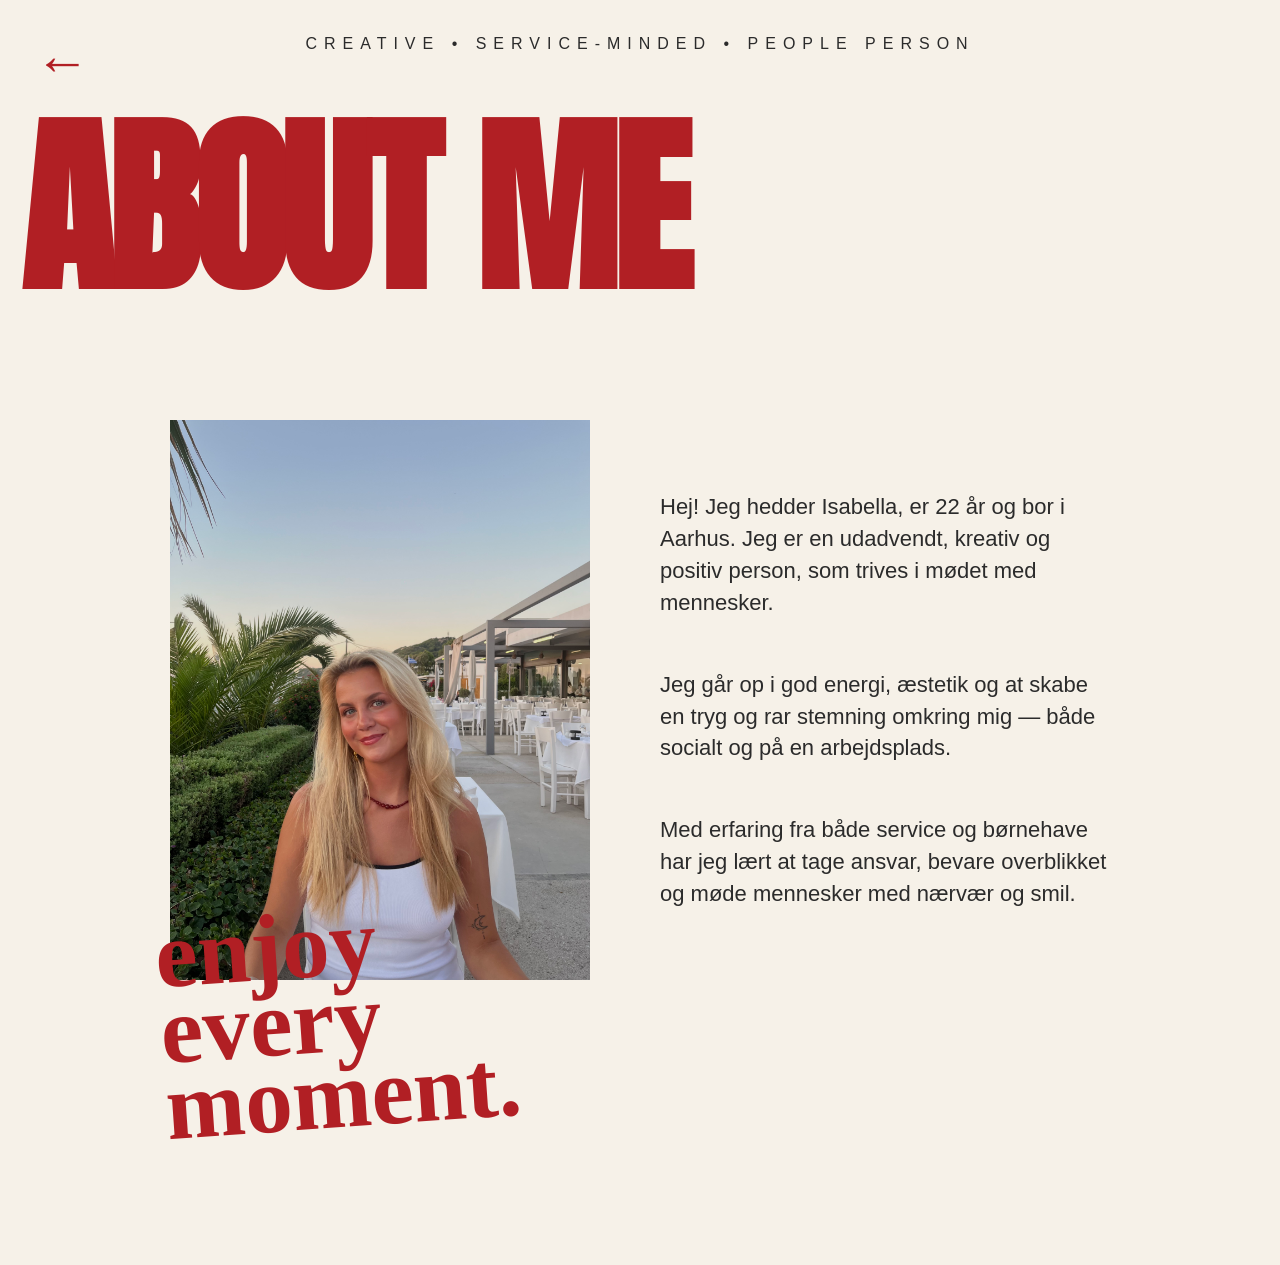
<file: about-me.html>
<!DOCTYPE html>
<html lang="da">
<head>
  <meta charset="UTF-8">
  <meta name="viewport" content="width=device-width, initial-scale=1.0">
  <title>About Me</title>

  <link rel="stylesheet" href="css/style.css">

  <link href="https://fonts.googleapis.com/css2?family=Anton&family=Cormorant+Garamond:wght@400;500;600&display=swap" rel="stylesheet">
</head>

<body>

  <main class="about-page">

    <a href="index.html" class="back-arrow">←</a>

    <p class="about-kicker">
      CREATIVE • SERVICE-MINDED • PEOPLE PERSON
    </p>

    <h1 class="about-big-title">ABOUT ME</h1>

    <section class="about-layout">

      <img src="img/about-me-pic.jpeg" alt="Billede af Isabella" class="about-photo">

      <div class="about-text-box">
        <p>
          Hej! Jeg hedder Isabella, er 22 år og bor i Aarhus.
          Jeg er en udadvendt, kreativ og positiv person, som trives
          i mødet med mennesker.
        </p>

        <p>
          Jeg går op i god energi, æstetik og at skabe en tryg og rar
          stemning omkring mig — både socialt og på en arbejdsplads.
        </p>

        <p>
          Med erfaring fra både service og børnehave har jeg lært at tage
          ansvar, bevare overblikket og møde mennesker med nærvær og smil.
        </p>
      </div>

      <div class="about-image-wrapper">


    <h3 class="handwritten-overlay">
        enjoy<br>
        every<br>
        moment.
    </h3>

</div>

    </section>

  </main>

</body>
</html>
</file>
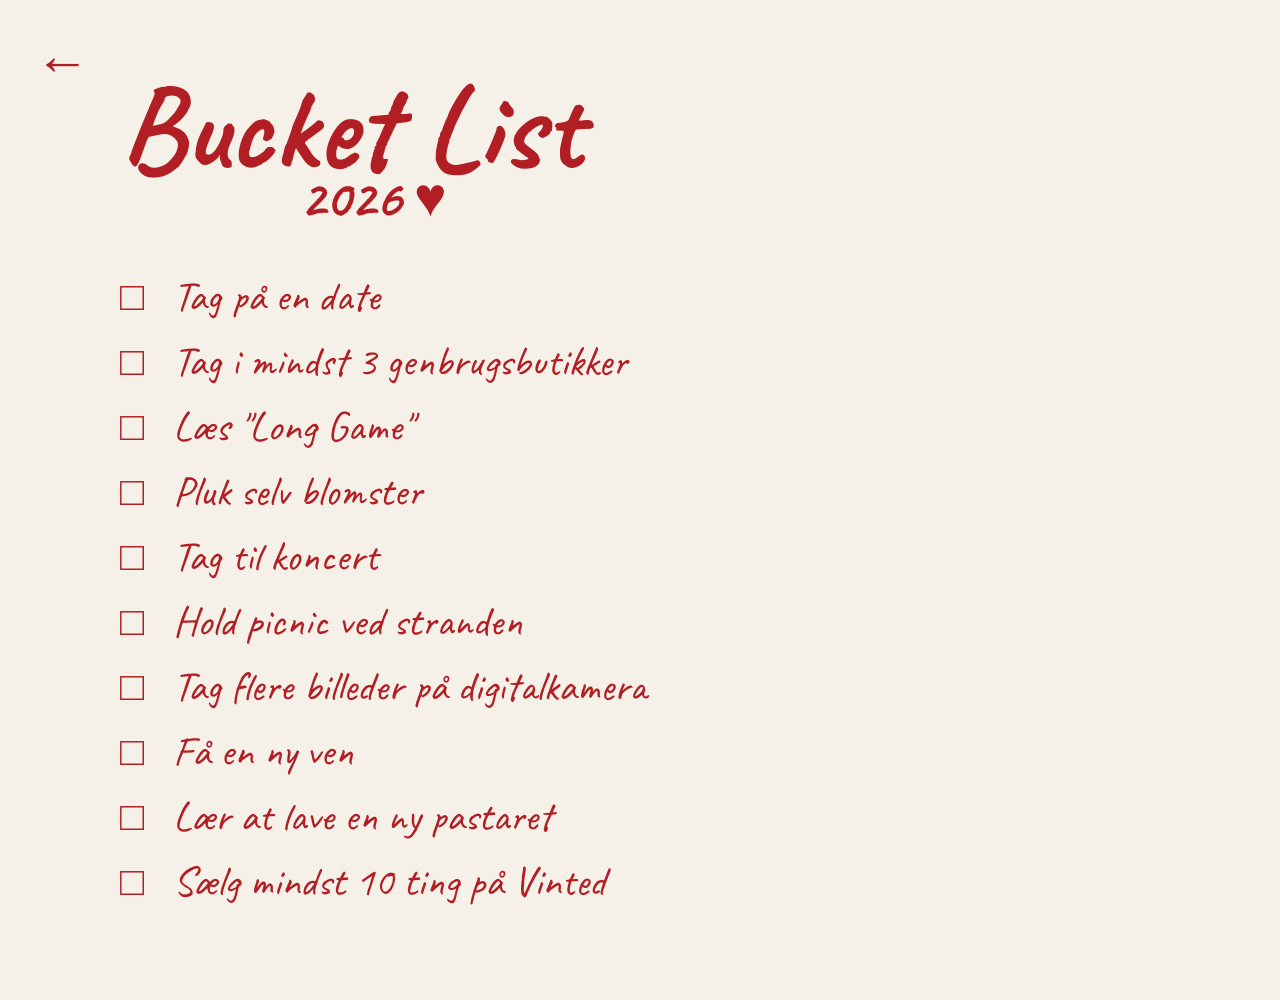
<file: bucket-list.html>
<!DOCTYPE html>
<html lang="da">
<head>
  <meta charset="UTF-8">
  <meta name="viewport" content="width=device-width, initial-scale=1.0">
  <title>Bucket List</title>

  <link rel="stylesheet" href="css/style.css">

  <link href="https://fonts.googleapis.com/css2?family=Caveat:wght@400;500;600;700&display=swap" rel="stylesheet">
</head>

<body>

  <main class="bucket-page">

    <a href="index.html" class="back-arrow">←</a>

    <h1 class="bucket-title">
      Bucket List
      <span>2026 ♥</span>
    </h1>

    <ul class="bucket-items">

      <li>
        <label>
          <input type="checkbox">
          <span>Tag på en date</span>
        </label>
      </li>

      <li>
        <label>
          <input type="checkbox">
          <span>Tag i mindst 3 genbrugsbutikker</span>
        </label>
      </li>

      <li>
        <label>
          <input type="checkbox">
          <span>Læs "Long Game"</span>
        </label>
      </li>

      <li>
        <label>
          <input type="checkbox">
          <span>Pluk selv blomster</span>
        </label>
      </li>

      <li>
        <label>
          <input type="checkbox">
          <span>Tag til koncert</span>
        </label>
      </li>

      <li>
        <label>
          <input type="checkbox">
          <span>Hold picnic ved stranden</span>
        </label>
      </li>

      <li>
        <label>
          <input type="checkbox">
          <span>Tag flere billeder på digitalkamera</span>
        </label>
      </li>

      <li>
        <label>
          <input type="checkbox">
          <span>Få en ny ven</span>
        </label>
      </li>

      <li>
        <label>
          <input type="checkbox">
          <span>Lær at lave en ny pastaret</span>
        </label>
      </li>

      <li>
        <label>
          <input type="checkbox">
          <span>Sælg mindst 10 ting på Vinted</span>
        </label>
      </li>

    </ul>

  </main>

</body>
</html>
</file>
<file: css/style.css>
* {
  margin: 0;
  padding: 0;
  box-sizing: border-box;
}

body {
  background: #f6f1e8;
  color: #2b2b2b;
  font-family: Arial, sans-serif;
}

section {
  min-height: 100vh;
  padding: 80px;
}

.hero {
  display: flex;
  align-items: center;
  justify-content: space-between;
  gap: 80px;
}

.intro {
  font-family: "Caveat", cursive;
  font-size: 42px;
  margin-bottom: 25px;
}

.hero h1 {
  font-family: "Cormorant Garamond", serif;
  font-size: 145px;
  line-height: 0.85;
  color: #B11F24;
  font-weight: 600;
}

.subtitle {
  margin-top: 30px;
  font-size: 22px;
}

.hero-image-wrapper {
  position: relative;
  width: 360px;
  height: 460px;
  flex-shrink: 0;
}

.red-box {
  position: absolute;
  width: 100%;
  height: 100%;
  background: #B11F24;
  top: 30px;
  left: 30px;
}

.hero-image-wrapper img {
  position: relative;
  width: 100%;
  height: 100%;
  object-fit: cover;
  z-index: 2;
}

.small-text {
  text-transform: uppercase;
  letter-spacing: 3px;
  font-size: 13px;
  margin-bottom: 15px;
  color: #B11F24;
}

h2 {
  font-family: "Cormorant Garamond", serif;
  font-size: 100px;
  line-height: 0.9;
  color: #B11F24;
  margin-bottom: 40px;
}

.about {
  display: flex;
  align-items: center;
  justify-content: space-between;
  gap: 80px;
}

.about-content {
  max-width: 650px;
}

.about-content p {
    font-family: "Cormorant Garamond", serif;
    font-size: 40px;
    line-height: 1.25;
    font-style: italic;
    font-weight: 400;
    max-width: 900px;
}

.heart-section {
  min-height: 100vh;
  display: flex;
  justify-content: center;
  align-items: center;
  background: #f6f1e8;
}

.heart-box {
  position: relative;
  width: 750px;
  height: 650px;
  display: flex;
  justify-content: center;
  align-items: center;
}

.heart-svg {
  position: absolute;
  width: 100%;
  height: 100%;
}

.heart-svg path {
  fill: none;
  stroke: #B11F24;
  stroke-width: 4;
}

.heart-box p {
  position: relative;
  z-index: 2;
  text-align: center;
  color: #B11F24;
  font-family: "Cormorant Garamond", serif;
  font-size: 46px;
  line-height: 1.05;
}

.cards {
  display: grid;
  grid-template-columns: repeat(3, 1fr);
  gap: 25px;
  margin-top: 60px;
}

article {
  background: #fffaf2;
  padding: 35px;
  border-radius: 4px;
  border: 1px solid rgba(177, 31, 36, 0.2);
}

article h3 {
  font-family: "Cormorant Garamond", serif;
  color: #B11F24;
  font-size: 38px;
  margin-bottom: 15px;
}

article p {
  font-size: 17px;
  line-height: 1.6;
}

.image-grid {
  display: grid;
  grid-template-columns: repeat(3, 1fr);
  gap: 25px;
}

.image-grid img {
  width: 100%;
  height: 330px;
  object-fit: cover;
}

.skill-wrapper {
  display: flex;
  flex-wrap: wrap;
  gap: 18px;
  margin-top: 40px;
}

.skill-wrapper a {
  border: 1.5px solid #B11F24;
  color: #B11F24;
  padding: 15px 26px;
  border-radius: 999px;
  font-size: 18px;
}

.skill-wrapper a:hover {
    background: #B11F24;
    color: #f6f1e8;
    transform: translateY(-3px);
}

.contact {
  display: flex;
  flex-direction: column;
  justify-content: center;
}

.contact h2 {
  font-size: 135px;
}

.contact-info p {
  font-size: 22px;
  margin-bottom: 12px;
}

/* ABOUT ME PAGE */

.about-page {
  min-height: 100vh;
  background: #f6f1e8;
  padding: 35px 70px 80px;
  position: relative;
  overflow: hidden;
}

.back-arrow {
  position: fixed;
  top: 30px;
  left: 35px;
  font-size: 55px;
  text-decoration: none;
  color: #B11F24;
  z-index: 10;
}

.about-kicker {
  text-align: center;
  font-size: 16px;
  letter-spacing: 7px;
  margin-bottom: 20px;
  color: #2b2b2b;
}

.about-big-title {
  font-family: "Anton", sans-serif;
  font-size: 190px;
  line-height: 0.8;
  letter-spacing: -5px;
  color: #B11F24;
  text-transform: uppercase;
  white-space: nowrap;
  margin-left: -50px;
  margin-top: 80px;
}

.about-layout {
  display: grid;
  grid-template-columns: 420px 1fr;
  gap: 70px;
  align-items: end;
  max-width: 1100px;
  margin: 0 auto;
  position: relative;
  z-index: 2;
}

.about-photo {
  width: 420px;
  height: 560px;
  object-fit: cover;
}

.about-text-box {
  max-width: 560px;
  padding-bottom: 20px;
}

.about-text-box p {
    font-family: "Inter", sans-serif;
    font-size: 22px;
    font-weight: 300;
    line-height: 1.45;
    max-width: 650px;
    margin-bottom: 50px;
}

.about-image-wrapper{
    position: relative;
    width: 420px;
}

.about-photo{
    width: 420px;
    height: 560px;
    object-fit: cover;
}

.handwritten-overlay{
    position: absolute;

    top: -200px;
    left: -10px;

    transform: rotate(-4deg);

    font-family: "Caveat", cursive;
    font-size: 95px;
    line-height: 0.8;

    color: #B11F24;

    z-index: 3;
}


/* BUCKET LIST */

.bucket-page {
    min-height: 100vh;
    background: #f6f1e8;
    color: #B11F24;
    padding: 80px 120px;
    position: relative;
}

.bucket-title {
    font-family: "Caveat", cursive;
    font-size: 120px;
    line-height: 0.8;
    margin-bottom: 50px;
}

.bucket-title span {
    display: block;
    font-size: 55px;
    margin-left: 180px;
}

.bucket-items {
    list-style: none;
    font-family: "Caveat", cursive;
    font-size: 42px;
    color: #B11F24;
}

.bucket-items li {
    margin-bottom: 12px;
}

.bucket-items label {
    display: flex;
    align-items: center;
    gap: 18px;
    cursor: pointer;
    position: relative;
}

/* Gem den rigtige checkbox */
.bucket-items input[type="checkbox"] {
    display: none;
}

/* Tom checkbox */
.bucket-items label::before {
    content: "□";
    color: #B11F24;
    font-size: 40px;
    width: 35px;
    flex-shrink: 0;
}

/* Når den er checked */
.bucket-items label:has(input:checked)::before {
    content: "✓";
    color: #B11F24;
    font-size: 36px;
    font-weight: bold;
}

/* Streg gennem teksten */
.bucket-items input:checked + span {
    text-decoration: line-through;
    opacity: 0.65;
}

/* Tilbagepil */
.back-arrow {
    position: fixed;
    top: 30px;
    left: 35px;
    font-size: 55px;
    text-decoration: none;
    color: #B11F24;
    z-index: 10;
}

/* Hover-effekt */
.bucket-items label:hover {
    transform: translateX(5px);
    transition: 0.2s;
}


/* GALLERY PAGE */

.gallery-page {
  min-height: 100vh;
  background: #f6f1e8;
  padding: 70px 90px;
  color: #B11F24;
  position: relative;
  overflow-x: hidden;
}

.gallery-title {
  font-family: "Caveat", cursive;
  font-size: 130px;
  text-align: center;
  line-height: 0.8;
  margin-bottom: 10px;
}

.gallery-subtitle {
  font-family: "Caveat", cursive;
  font-size: 38px;
  text-align: center;
  margin-bottom: 70px;
}

.polaroid-grid {
  display: grid;
  grid-template-columns: repeat(3, 1fr);
  gap: 80px 55px;
  max-width: 1200px;
  margin: 0 auto;
}

.polaroid {
  background: #fffaf2;
  padding: 18px 18px 55px;
  box-shadow: 0 12px 25px rgba(0, 0, 0, 0.08);
  position: relative;
  transition: 0.3s;
}

.polaroid:hover {
  transform: translateY(-8px) rotate(0deg);
}

.polaroid img {
  width: 100%;
  height: 310px;
  object-fit: cover;
  display: block;
}

.polaroid p {
  font-family: "Caveat", cursive;
  font-size: 32px;
  color: #B11F24;
  margin-top: 14px;
}

.rotate-left {
  transform: rotate(-3deg);
}

.rotate-right {
  transform: rotate(3deg);
}

.gallery-note {
  position: absolute;
  font-family: "Caveat", cursive;
  color: #B11F24;
  font-size: 36px;
}

.note-one {
  left: 80px;
  top: 420px;
  transform: rotate(-8deg);
}

.note-two {
  right: 80px;
  top: 520px;
  transform: rotate(6deg);
}

.back-arrow {
  position: fixed;
  top: 30px;
  left: 35px;
  font-size: 55px;
  text-decoration: none;
  color: #B11F24;
  z-index: 10;
}
</file>
